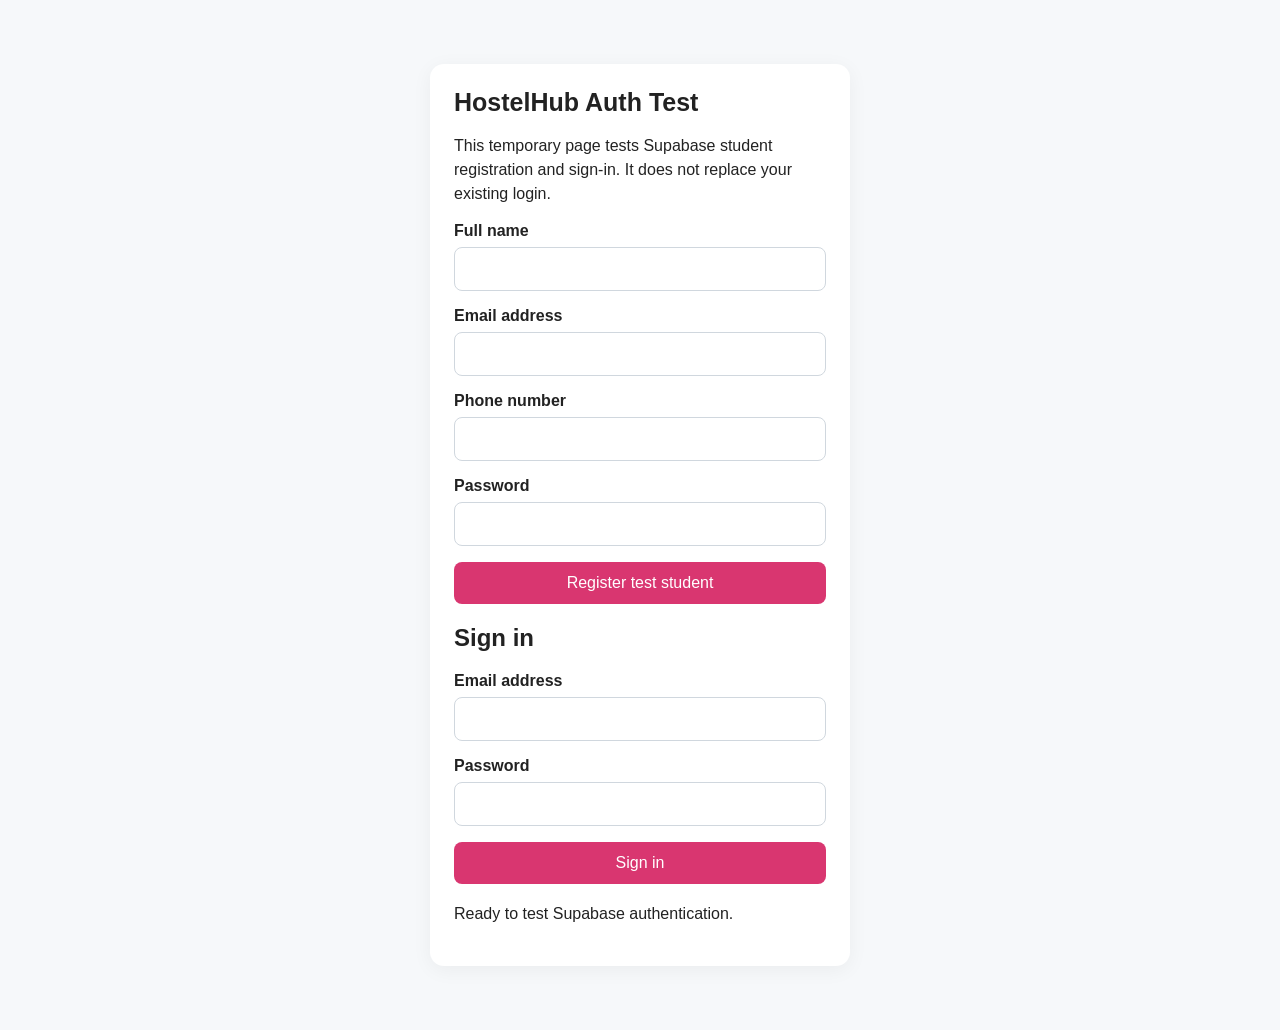
<file: supabase-auth-test.html>
<!DOCTYPE html>
<html lang="en">
<head>
  <meta charset="UTF-8">
  <meta name="viewport" content="width=device-width, initial-scale=1">
  <title>HostelHub — Supabase Auth Test</title>
  <style>
    * {
      box-sizing: border-box;
    }

    body {
      margin: 0;
      padding: 24px 16px;
      font-family: Arial, sans-serif;
      background: #f6f8fa;
      color: #222;
    }

    main {
      max-width: 420px;
      margin: 40px auto;
      padding: 24px;
      background: white;
      border-radius: 14px;
      box-shadow: 0 4px 20px #0000000d;
    }

    h1 {
      margin-top: 0;
      font-size: 25px;
    }

    p {
      line-height: 1.5;
    }

    label {
      display: block;
      margin-top: 16px;
      font-weight: 600;
    }

    input {
      display: block;
      width: 100%;
      margin-top: 7px;
      padding: 12px;
      border: 1px solid #d0d7de;
      border-radius: 8px;
      font-size: 16px;
    }

    button {
      width: 100%;
      margin-top: 16px;
      padding: 12px;
      border: 0;
      border-radius: 8px;
      background: #d93670;
      color: white;
      font-size: 16px;
      cursor: pointer;
    }

    button:disabled {
      opacity: 0.6;
      cursor: wait;
    }

    #auth-result {
      overflow-wrap: anywhere;
      margin-top: 18px;
    }
  </style>
</head>
<body>
  <main>
    <h1>HostelHub Auth Test</h1>
    <p>
      This temporary page tests Supabase student registration
      and sign-in. It does not replace your existing login.
    </p>

    <form id="register-form">
      <label for="full-name">Full name</label>
      <input id="full-name" type="text" required>

      <label for="email">Email address</label>
      <input id="email" type="email" required>

      <label for="phone">Phone number</label>
      <input id="phone" type="tel">

      <label for="password">Password</label>
      <input
        id="password"
        type="password"
        minlength="8"
        autocomplete="new-password"
        required
      >

      <button type="submit">Register test student</button>
    </form>

    <form id="signin-form">
      <h2>Sign in</h2>

      <label for="signin-email">Email address</label>
      <input
        id="signin-email"
        type="email"
        autocomplete="email"
        required
      >

      <label for="signin-password">Password</label>
      <input
        id="signin-password"
        type="password"
        autocomplete="current-password"
        required
      >

      <button type="submit">Sign in</button>
    </form>

    <button id="signout-button" type="button" hidden>
      Sign out
    </button>

    <p id="auth-result" role="status" aria-live="polite">
      Ready to test Supabase authentication.
    </p>
  </main>

  <script type="module" src="js/supabase-auth-test.js"></script>
</body>
</html>
</file>
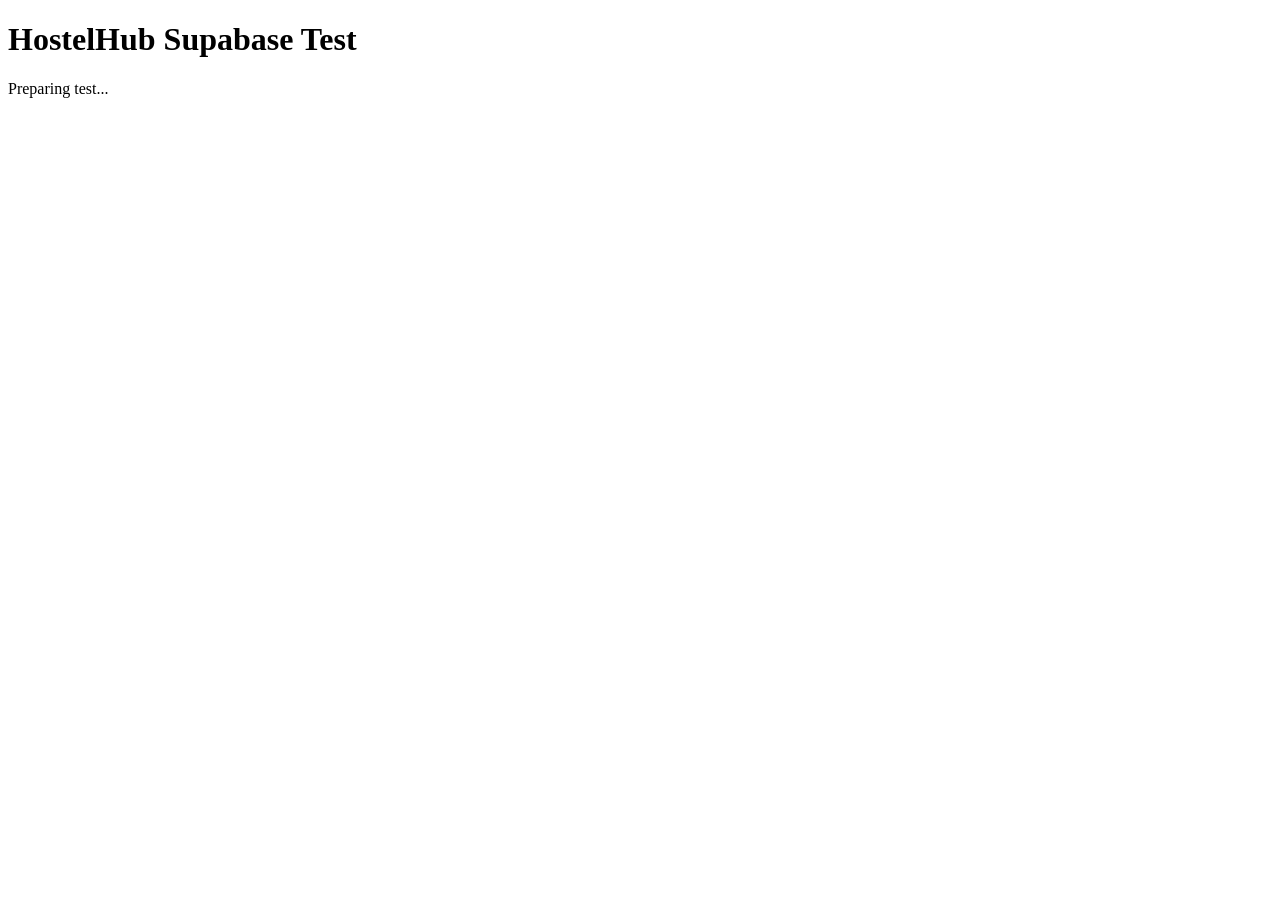
<file: supabase-test.html>
<!DOCTYPE html>
<html lang="en">
<head>
  <meta charset="UTF-8">
  <meta name="viewport" content="width=device-width, initial-scale=1">
  <title>HostelHub — Supabase Test</title>
</head>
<body>
  <h1>HostelHub Supabase Test</h1>
  <p id="supabase-test-result">Preparing test...</p>

  <script type="module" src="js/supabase-test.js"></script>
</body>
</html>
</file>
